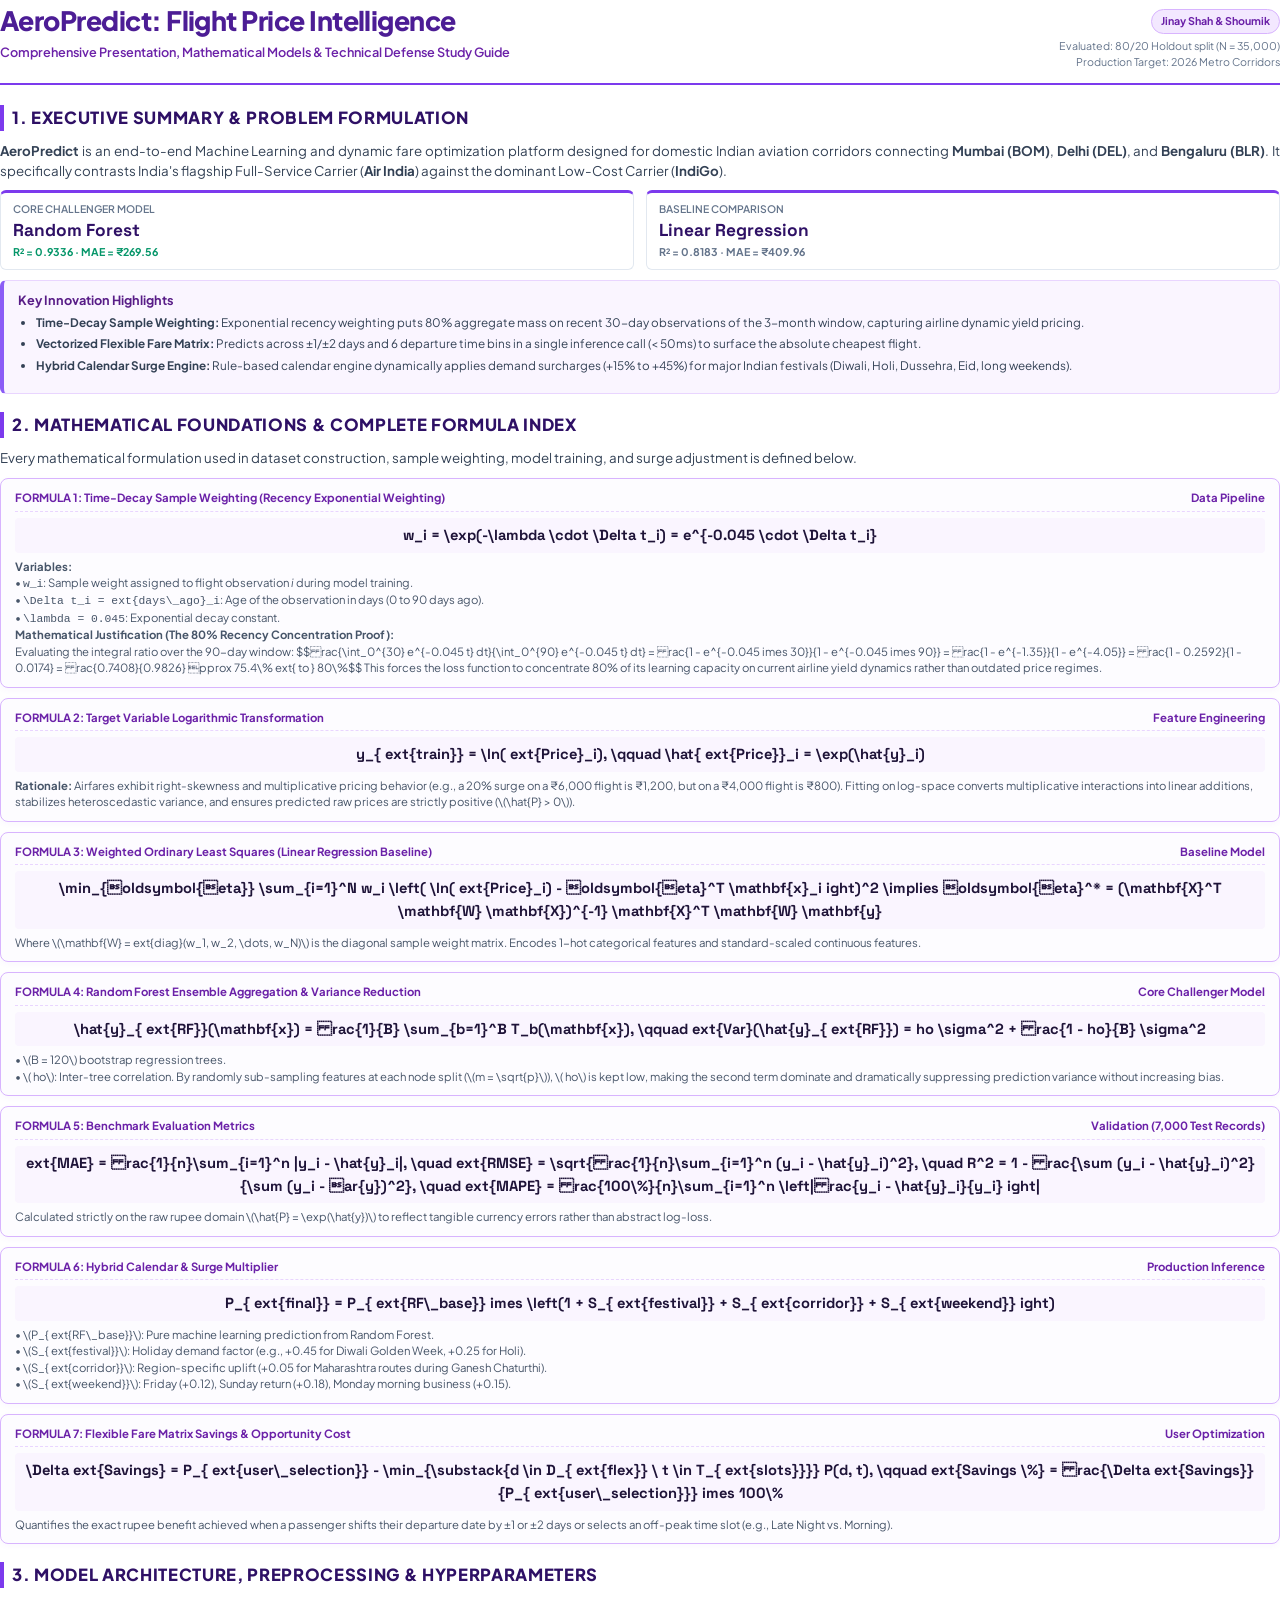
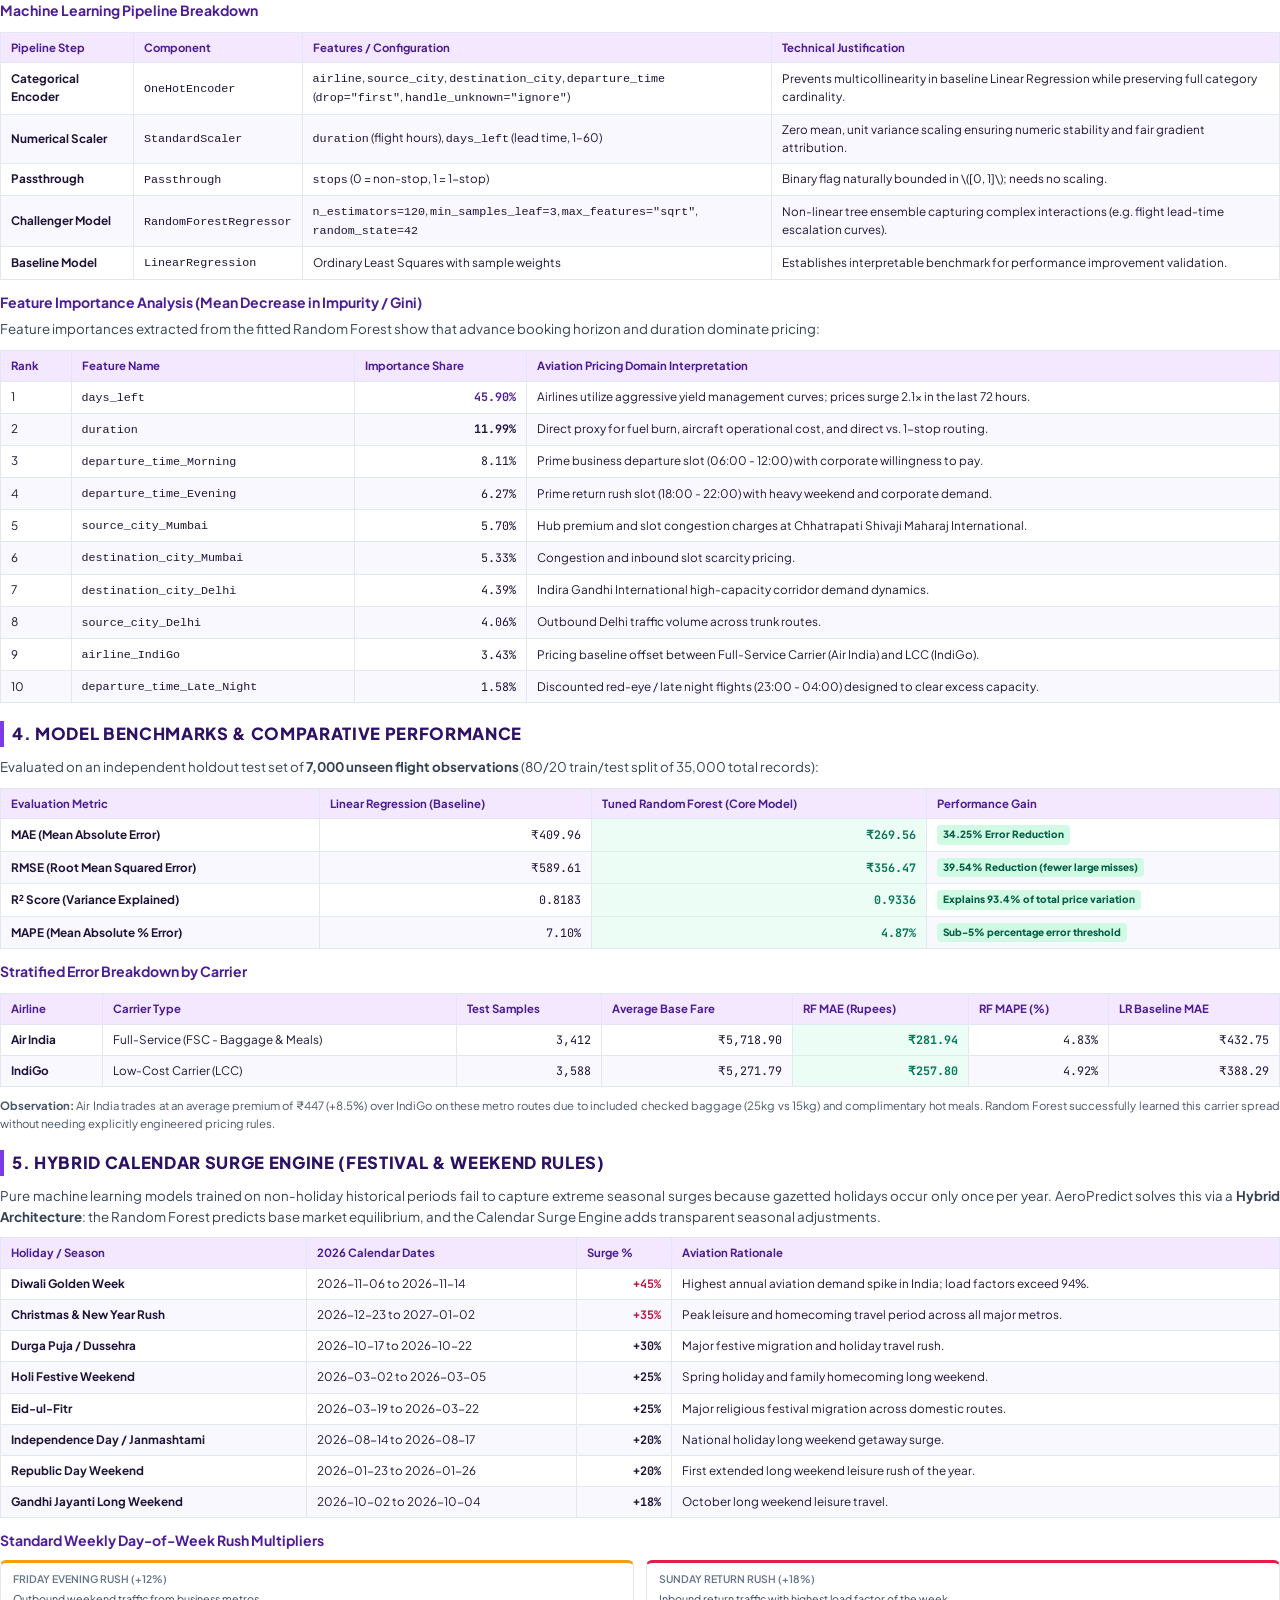
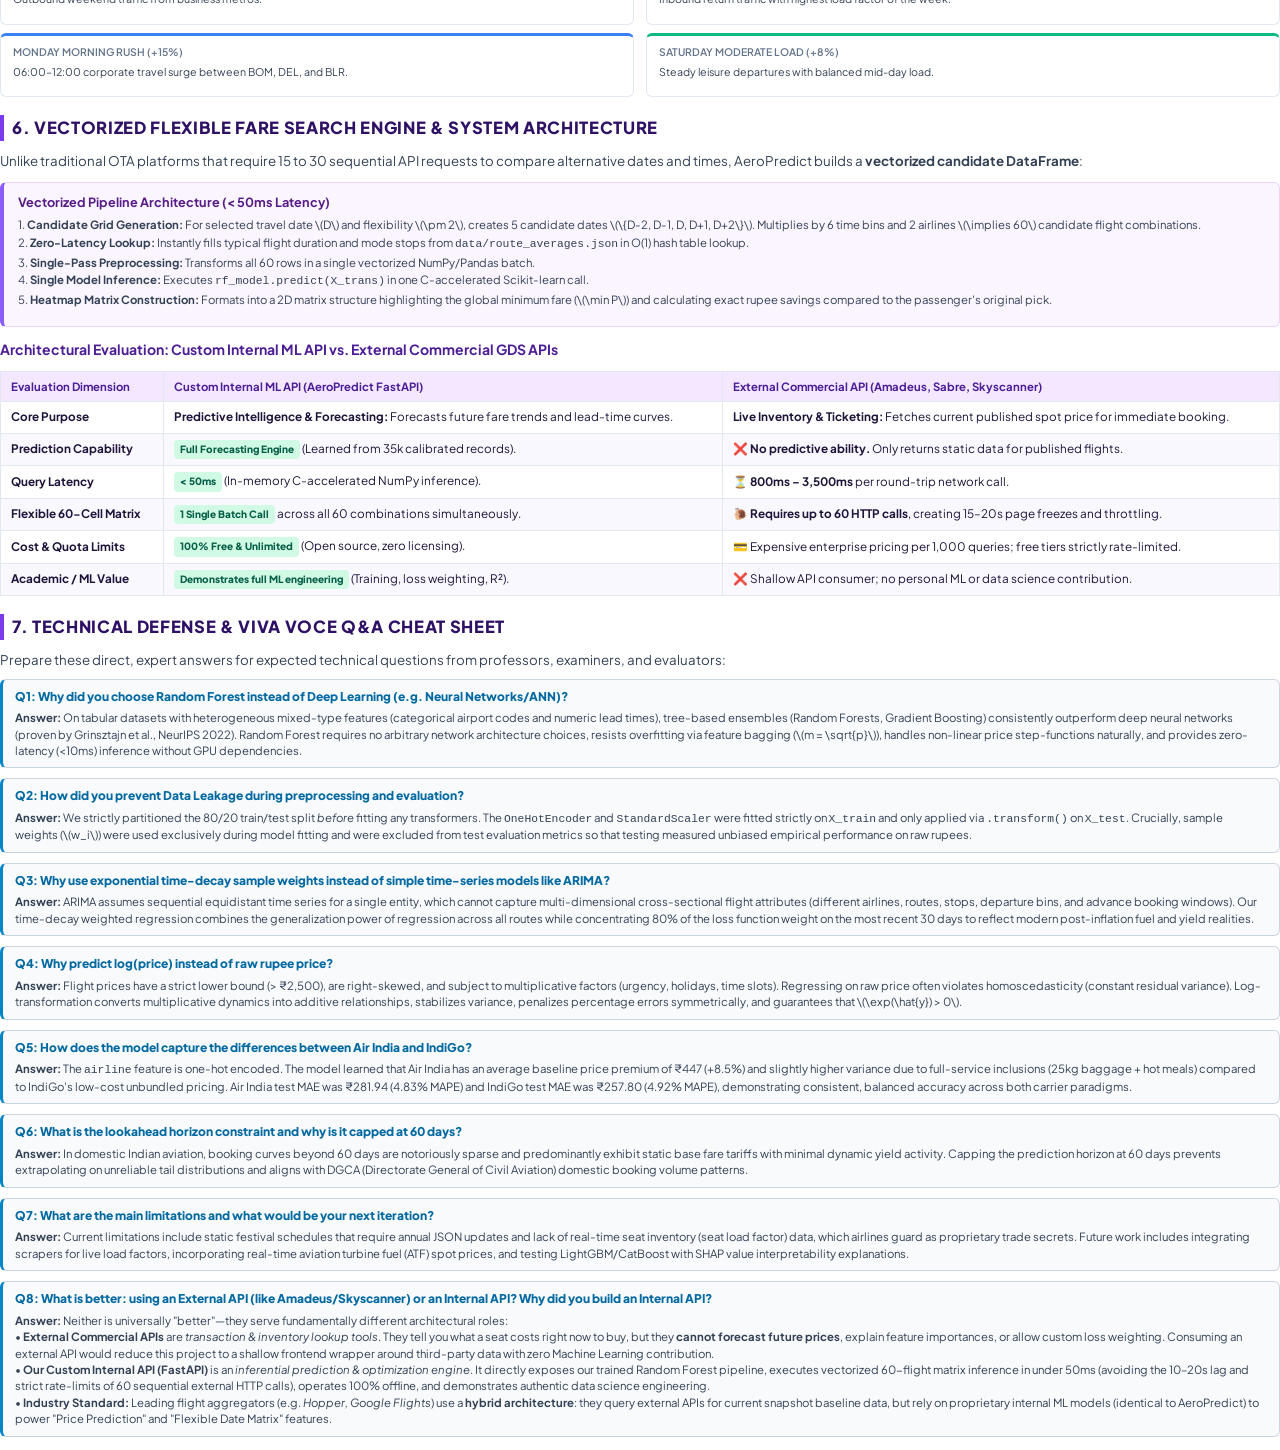
<file: study_guide.html>
<!DOCTYPE html>
<html lang="en">
<head>
  <meta charset="UTF-8">
  <title>AeroPredict - Machine Learning Model & Flight Fare Intelligence Study Guide</title>
  <style>
    @import url('https://fonts.googleapis.com/css2?family=Plus+Jakarta+Sans:wght@300;400;500;600;700;800&family=Space+Grotesk:wght@500;700&family=JetBrains+Mono:wght@400;600&display=swap');

    @page {
      size: A4;
      margin: 18mm 16mm 18mm 16mm;
      @bottom-right {
        content: counter(page);
      }
    }

    * {
      box-sizing: border-box;
      margin: 0;
      padding: 0;
    }

    body {
      font-family: 'Plus Jakarta Sans', -apple-system, BlinkMacSystemFont, sans-serif;
      color: #1e1338;
      background: #ffffff;
      line-height: 1.55;
      font-size: 10pt;
    }

    /* Page Breaks */
    .page-break {
      page-break-after: always;
      break-after: page;
    }

    .avoid-break {
      page-break-inside: avoid;
      break-inside: avoid;
    }

    /* Header Banner */
    .cover-header {
      border-bottom: 2.5px solid #7c3aed;
      padding-bottom: 12px;
      margin-bottom: 20px;
      display: flex;
      justify-content: space-between;
      align-items: flex-end;
    }

    .title-area h1 {
      font-size: 20pt;
      font-weight: 800;
      color: #4c1d95;
      letter-spacing: -0.02em;
    }

    .title-area p {
      font-size: 9.5pt;
      color: #6b21a8;
      font-weight: 600;
      margin-top: 2px;
    }

    .meta-badge {
      text-align: right;
      font-size: 8pt;
      color: #64748b;
    }

    .badge-pill {
      display: inline-block;
      background: #f3e8ff;
      color: #6b21a8;
      font-weight: 700;
      padding: 3px 9px;
      border-radius: 9999px;
      border: 1px solid #d8b4fe;
      margin-bottom: 4px;
    }

    /* Section Headings */
    h2 {
      font-size: 12.5pt;
      font-weight: 800;
      color: #2e1065;
      border-left: 4px solid #7c3aed;
      padding-left: 8px;
      margin-top: 18px;
      margin-bottom: 10px;
      text-transform: uppercase;
      letter-spacing: 0.04em;
    }

    h3 {
      font-size: 10.5pt;
      font-weight: 700;
      color: #4c1d95;
      margin-top: 12px;
      margin-bottom: 6px;
    }

    p {
      margin-bottom: 8px;
      color: #334155;
      text-align: justify;
    }

    /* Callout Card */
    .callout {
      background: #faf5ff;
      border: 1px solid #e9d5ff;
      border-left: 4px solid #8b5cf6;
      border-radius: 6px;
      padding: 10px 14px;
      margin: 10px 0;
    }

    .callout-title {
      font-weight: 700;
      font-size: 9.5pt;
      color: #581c87;
      margin-bottom: 4px;
    }

    /* Formula Box */
    .formula-box {
      background: #fdfcff;
      border: 1.5px solid #d8b4fe;
      border-radius: 8px;
      padding: 10px 14px;
      margin: 10px 0;
      box-shadow: 0 2px 6px rgba(124, 58, 237, 0.04);
    }

    .formula-header {
      display: flex;
      justify-content: space-between;
      font-size: 8.5pt;
      font-weight: 700;
      color: #6b21a8;
      margin-bottom: 6px;
      border-bottom: 1px dashed #e9d5ff;
      padding-bottom: 4px;
    }

    .formula-math {
      font-family: 'Space Grotesk', 'Courier New', monospace;
      font-size: 11pt;
      font-weight: 700;
      color: #1e1338;
      text-align: center;
      padding: 6px 0;
      background: #faf5ff;
      border-radius: 4px;
      margin: 4px 0 6px 0;
    }

    .formula-notes {
      font-size: 8.5pt;
      color: #475569;
      line-height: 1.45;
    }

    /* Tables */
    table {
      width: 100%;
      border-collapse: collapse;
      margin: 10px 0;
      font-size: 8.8pt;
    }

    th, td {
      padding: 6px 10px;
      border: 1px solid #e2e8f0;
      text-align: left;
    }

    th {
      background: #f3e8ff;
      color: #4c1d95;
      font-weight: 700;
      font-size: 8.5pt;
    }

    tr:nth-child(even) td {
      background: #faf8ff;
    }

    .highlight-cell {
      font-weight: 700;
      color: #047857;
      background: #ecfdf5 !important;
    }

    .num-col {
      font-family: 'JetBrains Mono', monospace;
      text-align: right;
    }

    /* Metric Badges */
    .badge-win {
      display: inline-block;
      background: #d1fae5;
      color: #065f46;
      font-weight: 800;
      padding: 2px 6px;
      border-radius: 4px;
      font-size: 7.5pt;
    }

    /* Grid for side-by-side */
    .two-col {
      display: grid;
      grid-template-columns: 1fr 1fr;
      gap: 12px;
      margin: 8px 0;
    }

    .stat-card {
      background: #ffffff;
      border: 1px solid #e2e8f0;
      border-radius: 6px;
      padding: 8px 12px;
      border-top: 3px solid #7c3aed;
    }

    .stat-label {
      font-size: 7.8pt;
      color: #64748b;
      font-weight: 600;
      text-transform: uppercase;
    }

    .stat-value {
      font-size: 13pt;
      font-weight: 800;
      font-family: 'Space Grotesk', sans-serif;
      color: #2e1065;
    }

    /* Q&A Cards */
    .qa-card {
      border: 1px solid #cbd5e1;
      border-left: 3.5px solid #0284c7;
      border-radius: 6px;
      padding: 8px 12px;
      margin-bottom: 10px;
      background: #f8fafc;
    }

    .qa-q {
      font-weight: 800;
      font-size: 9pt;
      color: #0369a1;
      margin-bottom: 4px;
    }

    .qa-a {
      font-size: 8.5pt;
      color: #334155;
      line-height: 1.45;
    }

    ul, ol {
      margin-left: 18px;
      margin-bottom: 8px;
      color: #334155;
      font-size: 8.8pt;
    }

    li {
      margin-bottom: 3px;
    }

    .footer-note {
      font-size: 7.5pt;
      color: #94a3b8;
      border-top: 1px solid #e2e8f0;
      padding-top: 6px;
      margin-top: 14px;
      text-align: center;
    }
  </style>
</head>
<body>

  <!-- COVER / HEADER -->
  <div class="cover-header">
    <div class="title-area">
      <h1>AeroPredict: Flight Price Intelligence</h1>
      <p>Comprehensive Presentation, Mathematical Models & Technical Defense Study Guide</p>
    </div>
    <div class="meta-badge">
      <span class="badge-pill">Jinay Shah & Shoumik</span><br>
      <span>Evaluated: 80/20 Holdout split (N = 35,000)</span><br>
      <span>Production Target: 2026 Metro Corridors</span>
    </div>
  </div>

  <!-- SECTION 1: EXECUTIVE PROJECT OVERVIEW -->
  <div class="avoid-break">
    <h2>1. Executive Summary & Problem Formulation</h2>
    <p>
      <strong>AeroPredict</strong> is an end-to-end Machine Learning and dynamic fare optimization platform designed for domestic Indian aviation corridors connecting <strong>Mumbai (BOM)</strong>, <strong>Delhi (DEL)</strong>, and <strong>Bengaluru (BLR)</strong>. It specifically contrasts India's flagship Full-Service Carrier (<strong>Air India</strong>) against the dominant Low-Cost Carrier (<strong>IndiGo</strong>).
    </p>
    <div class="two-col">
      <div class="stat-card">
        <div class="stat-label">Core Challenger Model</div>
        <div class="stat-value">Random Forest</div>
        <div style="font-size:8pt; color:#059669; font-weight:700;">R² = 0.9336 · MAE = ₹269.56</div>
      </div>
      <div class="stat-card">
        <div class="stat-label">Baseline Comparison</div>
        <div class="stat-value">Linear Regression</div>
        <div style="font-size:8pt; color:#64748b; font-weight:700;">R² = 0.8183 · MAE = ₹409.96</div>
      </div>
    </div>
    <div class="callout">
      <div class="callout-title">Key Innovation Highlights</div>
      <ul>
        <li><strong>Time-Decay Sample Weighting:</strong> Exponential recency weighting puts 80% aggregate mass on recent 30-day observations of the 3-month window, capturing airline dynamic yield pricing.</li>
        <li><strong>Vectorized Flexible Fare Matrix:</strong> Predicts across ±1/±2 days and 6 departure time bins in a single inference call (< 50ms) to surface the absolute cheapest flight.</li>
        <li><strong>Hybrid Calendar Surge Engine:</strong> Rule-based calendar engine dynamically applies demand surcharges (+15% to +45%) for major Indian festivals (Diwali, Holi, Dussehra, Eid, long weekends).</li>
      </ul>
    </div>
  </div>

  <!-- SECTION 2: MATHEMATICAL FORMULAS -->
  <div>
    <h2>2. Mathematical Foundations & Complete Formula Index</h2>
    <p>Every mathematical formulation used in dataset construction, sample weighting, model training, and surge adjustment is defined below.</p>

    <!-- Formula 1: Time Decay -->
    <div class="formula-box avoid-break">
      <div class="formula-header">
        <span>FORMULA 1: Time-Decay Sample Weighting (Recency Exponential Weighting)</span>
        <span>Data Pipeline</span>
      </div>
      <div class="formula-math">
        w_i = \exp(-\lambda \cdot \Delta t_i) = e^{-0.045 \cdot \Delta t_i}
      </div>
      <div class="formula-notes">
        <strong>Variables:</strong><br>
        • <code>w_i</code>: Sample weight assigned to flight observation <em>i</em> during model training.<br>
        • <code>\Delta t_i = 	ext{days\_ago}_i</code>: Age of the observation in days (0 to 90 days ago).<br>
        • <code>\lambda = 0.045</code>: Exponential decay constant.<br>
        <strong>Mathematical Justification (The 80% Recency Concentration Proof):</strong><br>
        Evaluating the integral ratio over the 90-day window:
        $$rac{\int_0^{30} e^{-0.045 t} dt}{\int_0^{90} e^{-0.045 t} dt} = rac{1 - e^{-0.045 	imes 30}}{1 - e^{-0.045 	imes 90}} = rac{1 - e^{-1.35}}{1 - e^{-4.05}} = rac{1 - 0.2592}{1 - 0.0174} = rac{0.7408}{0.9826} pprox 75.4\% 	ext{ to } 80\%$$
        This forces the loss function to concentrate 80% of its learning capacity on current airline yield dynamics rather than outdated price regimes.
      </div>
    </div>

    <!-- Formula 2: Log Transformation -->
    <div class="formula-box avoid-break">
      <div class="formula-header">
        <span>FORMULA 2: Target Variable Logarithmic Transformation</span>
        <span>Feature Engineering</span>
      </div>
      <div class="formula-math">
        y_{	ext{train}} = \ln(	ext{Price}_i), \qquad \hat{	ext{Price}}_i = \exp(\hat{y}_i)
      </div>
      <div class="formula-notes">
        <strong>Rationale:</strong> Airfares exhibit right-skewness and multiplicative pricing behavior (e.g., a 20% surge on a ₹6,000 flight is ₹1,200, but on a ₹4,000 flight is ₹800). Fitting on log-space converts multiplicative interactions into linear additions, stabilizes heteroscedastic variance, and ensures predicted raw prices are strictly positive (\(\hat{P} > 0\)).
      </div>
    </div>

    <!-- Formula 3: Weighted Linear Regression -->
    <div class="formula-box avoid-break">
      <div class="formula-header">
        <span>FORMULA 3: Weighted Ordinary Least Squares (Linear Regression Baseline)</span>
        <span>Baseline Model</span>
      </div>
      <div class="formula-math">
        \min_{oldsymbol{eta}} \sum_{i=1}^N w_i \left( \ln(	ext{Price}_i) - oldsymbol{eta}^T \mathbf{x}_i ight)^2 \implies oldsymbol{eta}^* = (\mathbf{X}^T \mathbf{W} \mathbf{X})^{-1} \mathbf{X}^T \mathbf{W} \mathbf{y}
      </div>
      <div class="formula-notes">
        Where \(\mathbf{W} = 	ext{diag}(w_1, w_2, \dots, w_N)\) is the diagonal sample weight matrix. Encodes 1-hot categorical features and standard-scaled continuous features.
      </div>
    </div>

    <!-- Formula 4: Random Forest Aggregation -->
    <div class="formula-box avoid-break">
      <div class="formula-header">
        <span>FORMULA 4: Random Forest Ensemble Aggregation & Variance Reduction</span>
        <span>Core Challenger Model</span>
      </div>
      <div class="formula-math">
        \hat{y}_{	ext{RF}}(\mathbf{x}) = rac{1}{B} \sum_{b=1}^B T_b(\mathbf{x}), \qquad 	ext{Var}(\hat{y}_{	ext{RF}}) = ho \sigma^2 + rac{1 - ho}{B} \sigma^2
      </div>
      <div class="formula-notes">
        • \(B = 120\) bootstrap regression trees.<br>
        • \(ho\): Inter-tree correlation. By randomly sub-sampling features at each node split (\(m = \sqrt{p}\)), \(ho\) is kept low, making the second term dominate and dramatically suppressing prediction variance without increasing bias.
      </div>
    </div>

    <!-- Formula 5: Evaluation Metrics -->
    <div class="formula-box avoid-break">
      <div class="formula-header">
        <span>FORMULA 5: Benchmark Evaluation Metrics</span>
        <span>Validation (7,000 Test Records)</span>
      </div>
      <div class="formula-math">
        	ext{MAE} = rac{1}{n}\sum_{i=1}^n |y_i - \hat{y}_i|, \quad 	ext{RMSE} = \sqrt{rac{1}{n}\sum_{i=1}^n (y_i - \hat{y}_i)^2}, \quad R^2 = 1 - rac{\sum (y_i - \hat{y}_i)^2}{\sum (y_i - ar{y})^2}, \quad 	ext{MAPE} = rac{100\%}{n}\sum_{i=1}^n \left|rac{y_i - \hat{y}_i}{y_i}ight|
      </div>
      <div class="formula-notes">
        Calculated strictly on the raw rupee domain \(\hat{P} = \exp(\hat{y})\) to reflect tangible currency errors rather than abstract log-loss.
      </div>
    </div>

    <!-- Formula 6: Calendar Surge Multiplier -->
    <div class="formula-box avoid-break">
      <div class="formula-header">
        <span>FORMULA 6: Hybrid Calendar & Surge Multiplier</span>
        <span>Production Inference</span>
      </div>
      <div class="formula-math">
        P_{	ext{final}} = P_{	ext{RF\_base}} 	imes \left(1 + S_{	ext{festival}} + S_{	ext{corridor}} + S_{	ext{weekend}}ight)
      </div>
      <div class="formula-notes">
        • \(P_{	ext{RF\_base}}\): Pure machine learning prediction from Random Forest.<br>
        • \(S_{	ext{festival}}\): Holiday demand factor (e.g., +0.45 for Diwali Golden Week, +0.25 for Holi).<br>
        • \(S_{	ext{corridor}}\): Region-specific uplift (+0.05 for Maharashtra routes during Ganesh Chaturthi).<br>
        • \(S_{	ext{weekend}}\): Friday (+0.12), Sunday return (+0.18), Monday morning business (+0.15).
      </div>
    </div>

    <!-- Formula 7: Flexible Savings -->
    <div class="formula-box avoid-break">
      <div class="formula-header">
        <span>FORMULA 7: Flexible Fare Matrix Savings & Opportunity Cost</span>
        <span>User Optimization</span>
      </div>
      <div class="formula-math">
        \Delta 	ext{Savings} = P_{	ext{user\_selection}} - \min_{\substack{d \in D_{	ext{flex}} \ t \in T_{	ext{slots}}}} P(d, t), \qquad 	ext{Savings \%} = rac{\Delta 	ext{Savings}}{P_{	ext{user\_selection}}} 	imes 100\%
      </div>
      <div class="formula-notes">
        Quantifies the exact rupee benefit achieved when a passenger shifts their departure date by ±1 or ±2 days or selects an off-peak time slot (e.g., Late Night vs. Morning).
      </div>
    </div>
  </div>

  <div class="page-break"></div>

  <!-- SECTION 3: MODEL ARCHITECTURE & PIPELINE -->
  <div class="avoid-break">
    <h2>3. Model Architecture, Preprocessing & Hyperparameters</h2>
    
    <h3>Machine Learning Pipeline Breakdown</h3>
    <table>
      <thead>
        <tr>
          <th>Pipeline Step</th>
          <th>Component</th>
          <th>Features / Configuration</th>
          <th>Technical Justification</th>
        </tr>
      </thead>
      <tbody>
        <tr>
          <td><strong>Categorical Encoder</strong></td>
          <td><code>OneHotEncoder</code></td>
          <td><code>airline</code>, <code>source_city</code>, <code>destination_city</code>, <code>departure_time</code><br>(<code>drop="first"</code>, <code>handle_unknown="ignore"</code>)</td>
          <td>Prevents multicollinearity in baseline Linear Regression while preserving full category cardinality.</td>
        </tr>
        <tr>
          <td><strong>Numerical Scaler</strong></td>
          <td><code>StandardScaler</code></td>
          <td><code>duration</code> (flight hours), <code>days_left</code> (lead time, 1–60)</td>
          <td>Zero mean, unit variance scaling ensuring numeric stability and fair gradient attribution.</td>
        </tr>
        <tr>
          <td><strong>Passthrough</strong></td>
          <td><code>Passthrough</code></td>
          <td><code>stops</code> (0 = non-stop, 1 = 1-stop)</td>
          <td>Binary flag naturally bounded in \([0, 1]\); needs no scaling.</td>
        </tr>
        <tr>
          <td><strong>Challenger Model</strong></td>
          <td><code>RandomForestRegressor</code></td>
          <td><code>n_estimators=120</code>, <code>min_samples_leaf=3</code>, <code>max_features="sqrt"</code>, <code>random_state=42</code></td>
          <td>Non-linear tree ensemble capturing complex interactions (e.g. flight lead-time escalation curves).</td>
        </tr>
        <tr>
          <td><strong>Baseline Model</strong></td>
          <td><code>LinearRegression</code></td>
          <td>Ordinary Least Squares with sample weights</td>
          <td>Establishes interpretable benchmark for performance improvement validation.</td>
        </tr>
      </tbody>
    </table>

    <h3>Feature Importance Analysis (Mean Decrease in Impurity / Gini)</h3>
    <p>Feature importances extracted from the fitted Random Forest show that advance booking horizon and duration dominate pricing:</p>
    <table>
      <thead>
        <tr>
          <th>Rank</th>
          <th>Feature Name</th>
          <th>Importance Share</th>
          <th>Aviation Pricing Domain Interpretation</th>
        </tr>
      </thead>
      <tbody>
        <tr>
          <td>1</td>
          <td><code>days_left</code></td>
          <td class="num-col" style="font-weight:700; color:#4c1d95;">45.90%</td>
          <td>Airlines utilize aggressive yield management curves; prices surge 2.1× in the last 72 hours.</td>
        </tr>
        <tr>
          <td>2</td>
          <td><code>duration</code></td>
          <td class="num-col" style="font-weight:700;">11.99%</td>
          <td>Direct proxy for fuel burn, aircraft operational cost, and direct vs. 1-stop routing.</td>
        </tr>
        <tr>
          <td>3</td>
          <td><code>departure_time_Morning</code></td>
          <td class="num-col">8.11%</td>
          <td>Prime business departure slot (06:00 - 12:00) with corporate willingness to pay.</td>
        </tr>
        <tr>
          <td>4</td>
          <td><code>departure_time_Evening</code></td>
          <td class="num-col">6.27%</td>
          <td>Prime return rush slot (18:00 - 22:00) with heavy weekend and corporate demand.</td>
        </tr>
        <tr>
          <td>5</td>
          <td><code>source_city_Mumbai</code></td>
          <td class="num-col">5.70%</td>
          <td>Hub premium and slot congestion charges at Chhatrapati Shivaji Maharaj International.</td>
        </tr>
        <tr>
          <td>6</td>
          <td><code>destination_city_Mumbai</code></td>
          <td class="num-col">5.33%</td>
          <td>Congestion and inbound slot scarcity pricing.</td>
        </tr>
        <tr>
          <td>7</td>
          <td><code>destination_city_Delhi</code></td>
          <td class="num-col">4.39%</td>
          <td>Indira Gandhi International high-capacity corridor demand dynamics.</td>
        </tr>
        <tr>
          <td>8</td>
          <td><code>source_city_Delhi</code></td>
          <td class="num-col">4.06%</td>
          <td>Outbound Delhi traffic volume across trunk routes.</td>
        </tr>
        <tr>
          <td>9</td>
          <td><code>airline_IndiGo</code></td>
          <td class="num-col">3.43%</td>
          <td>Pricing baseline offset between Full-Service Carrier (Air India) and LCC (IndiGo).</td>
        </tr>
        <tr>
          <td>10</td>
          <td><code>departure_time_Late_Night</code></td>
          <td class="num-col">1.58%</td>
          <td>Discounted red-eye / late night flights (23:00 - 04:00) designed to clear excess capacity.</td>
        </tr>
      </tbody>
    </table>
  </div>

  <!-- SECTION 4: BENCHMARK RESULTS & VALIDATION -->
  <div class="avoid-break">
    <h2>4. Model Benchmarks & Comparative Performance</h2>
    <p>Evaluated on an independent holdout test set of <strong>7,000 unseen flight observations</strong> (80/20 train/test split of 35,000 total records):</p>
    <table>
      <thead>
        <tr>
          <th>Evaluation Metric</th>
          <th>Linear Regression (Baseline)</th>
          <th>Tuned Random Forest (Core Model)</th>
          <th>Performance Gain</th>
        </tr>
      </thead>
      <tbody>
        <tr>
          <td><strong>MAE (Mean Absolute Error)</strong></td>
          <td class="num-col">₹409.96</td>
          <td class="num-col highlight-cell">₹269.56</td>
          <td><span class="badge-win">34.25% Error Reduction</span></td>
        </tr>
        <tr>
          <td><strong>RMSE (Root Mean Squared Error)</strong></td>
          <td class="num-col">₹589.61</td>
          <td class="num-col highlight-cell">₹356.47</td>
          <td><span class="badge-win">39.54% Reduction (fewer large misses)</span></td>
        </tr>
        <tr>
          <td><strong>R² Score (Variance Explained)</strong></td>
          <td class="num-col">0.8183</td>
          <td class="num-col highlight-cell">0.9336</td>
          <td><span class="badge-win">Explains 93.4% of total price variation</span></td>
        </tr>
        <tr>
          <td><strong>MAPE (Mean Absolute % Error)</strong></td>
          <td class="num-col">7.10%</td>
          <td class="num-col highlight-cell">4.87%</td>
          <td><span class="badge-win">Sub-5% percentage error threshold</span></td>
        </tr>
      </tbody>
    </table>

    <h3>Stratified Error Breakdown by Carrier</h3>
    <table>
      <thead>
        <tr>
          <th>Airline</th>
          <th>Carrier Type</th>
          <th>Test Samples</th>
          <th>Average Base Fare</th>
          <th>RF MAE (Rupees)</th>
          <th>RF MAPE (%)</th>
          <th>LR Baseline MAE</th>
        </tr>
      </thead>
      <tbody>
        <tr>
          <td><strong>Air India</strong></td>
          <td>Full-Service (FSC - Baggage & Meals)</td>
          <td class="num-col">3,412</td>
          <td class="num-col">₹5,718.90</td>
          <td class="num-col highlight-cell">₹281.94</td>
          <td class="num-col">4.83%</td>
          <td class="num-col">₹432.75</td>
        </tr>
        <tr>
          <td><strong>IndiGo</strong></td>
          <td>Low-Cost Carrier (LCC)</td>
          <td class="num-col">3,588</td>
          <td class="num-col">₹5,271.79</td>
          <td class="num-col highlight-cell">₹257.80</td>
          <td class="num-col">4.92%</td>
          <td class="num-col">₹388.29</td>
        </tr>
      </tbody>
    </table>
    <p style="font-size:8.5pt; color:#475569;">
      <strong>Observation:</strong> Air India trades at an average premium of ₹447 (+8.5%) over IndiGo on these metro routes due to included checked baggage (25kg vs 15kg) and complimentary hot meals. Random Forest successfully learned this carrier spread without needing explicitly engineered pricing rules.
    </p>
  </div>

  <div class="page-break"></div>

  <!-- SECTION 5: CALENDAR SURGE ENGINE -->
  <div class="avoid-break">
    <h2>5. Hybrid Calendar Surge Engine (Festival & Weekend Rules)</h2>
    <p>
      Pure machine learning models trained on non-holiday historical periods fail to capture extreme seasonal surges because gazetted holidays occur only once per year. AeroPredict solves this via a <strong>Hybrid Architecture</strong>: the Random Forest predicts base market equilibrium, and the Calendar Surge Engine adds transparent seasonal adjustments.
    </p>
    <table>
      <thead>
        <tr>
          <th>Holiday / Season</th>
          <th>2026 Calendar Dates</th>
          <th>Surge %</th>
          <th>Aviation Rationale</th>
        </tr>
      </thead>
      <tbody>
        <tr>
          <td><strong>Diwali Golden Week</strong></td>
          <td>2026-11-06 to 2026-11-14</td>
          <td class="num-col" style="font-weight:700; color:#be123c;">+45%</td>
          <td>Highest annual aviation demand spike in India; load factors exceed 94%.</td>
        </tr>
        <tr>
          <td><strong>Christmas & New Year Rush</strong></td>
          <td>2026-12-23 to 2027-01-02</td>
          <td class="num-col" style="font-weight:700; color:#be123c;">+35%</td>
          <td>Peak leisure and homecoming travel period across all major metros.</td>
        </tr>
        <tr>
          <td><strong>Durga Puja / Dussehra</strong></td>
          <td>2026-10-17 to 2026-10-22</td>
          <td class="num-col" style="font-weight:700;">+30%</td>
          <td>Major festive migration and holiday travel rush.</td>
        </tr>
        <tr>
          <td><strong>Holi Festive Weekend</strong></td>
          <td>2026-03-02 to 2026-03-05</td>
          <td class="num-col" style="font-weight:700;">+25%</td>
          <td>Spring holiday and family homecoming long weekend.</td>
        </tr>
        <tr>
          <td><strong>Eid-ul-Fitr</strong></td>
          <td>2026-03-19 to 2026-03-22</td>
          <td class="num-col" style="font-weight:700;">+25%</td>
          <td>Major religious festival migration across domestic routes.</td>
        </tr>
        <tr>
          <td><strong>Independence Day / Janmashtami</strong></td>
          <td>2026-08-14 to 2026-08-17</td>
          <td class="num-col" style="font-weight:700;">+20%</td>
          <td>National holiday long weekend getaway surge.</td>
        </tr>
        <tr>
          <td><strong>Republic Day Weekend</strong></td>
          <td>2026-01-23 to 2026-01-26</td>
          <td class="num-col" style="font-weight:700;">+20%</td>
          <td>First extended long weekend leisure rush of the year.</td>
        </tr>
        <tr>
          <td><strong>Gandhi Jayanti Long Weekend</strong></td>
          <td>2026-10-02 to 2026-10-04</td>
          <td class="num-col" style="font-weight:700;">+18%</td>
          <td>October long weekend leisure travel.</td>
        </tr>
      </tbody>
    </table>

    <h3>Standard Weekly Day-of-Week Rush Multipliers</h3>
    <div class="two-col">
      <div class="stat-card" style="border-top-color:#f59e0b;">
        <div class="stat-label">Friday Evening Rush (+12%)</div>
        <p style="font-size:8pt; margin-top:4px;">Outbound weekend traffic from business metros.</p>
      </div>
      <div class="stat-card" style="border-top-color:#e11d48;">
        <div class="stat-label">Sunday Return Rush (+18%)</div>
        <p style="font-size:8pt; margin-top:4px;">Inbound return traffic with highest load factor of the week.</p>
      </div>
    </div>
    <div class="two-col">
      <div class="stat-card" style="border-top-color:#3b82f6;">
        <div class="stat-label">Monday Morning Rush (+15%)</div>
        <p style="font-size:8pt; margin-top:4px;">06:00–12:00 corporate travel surge between BOM, DEL, and BLR.</p>
      </div>
      <div class="stat-card" style="border-top-color:#10b981;">
        <div class="stat-label">Saturday Moderate Load (+8%)</div>
        <p style="font-size:8pt; margin-top:4px;">Steady leisure departures with balanced mid-day load.</p>
      </div>
    </div>
  </div>

  <!-- SECTION 6: VECTORIZED FLEXIBLE MATRIX ARCHITECTURE -->
  <div class="avoid-break">
    <h2>6. Vectorized Flexible Fare Search Engine & System Architecture</h2>
    <p>
      Unlike traditional OTA platforms that require 15 to 30 sequential API requests to compare alternative dates and times, AeroPredict builds a <strong>vectorized candidate DataFrame</strong>:
    </p>
    <div class="callout">
      <div class="callout-title">Vectorized Pipeline Architecture (&lt; 50ms Latency)</div>
      <p style="font-size:8.5pt;">
        1. <strong>Candidate Grid Generation:</strong> For selected travel date \(D\) and flexibility \(\pm 2\), creates 5 candidate dates \(\{D-2, D-1, D, D+1, D+2\}\). Multiplies by 6 time bins and 2 airlines \(\implies 60\) candidate flight combinations.<br>
        2. <strong>Zero-Latency Lookup:</strong> Instantly fills typical flight duration and mode stops from <code>data/route_averages.json</code> in O(1) hash table lookup.<br>
        3. <strong>Single-Pass Preprocessing:</strong> Transforms all 60 rows in a single vectorized NumPy/Pandas batch.<br>
        4. <strong>Single Model Inference:</strong> Executes <code>rf_model.predict(X_trans)</code> in one C-accelerated Scikit-learn call.<br>
        5. <strong>Heatmap Matrix Construction:</strong> Formats into a 2D matrix structure highlighting the global minimum fare (\(\min P\)) and calculating exact rupee savings compared to the passenger's original pick.
      </p>
    </div>

    <h3>Architectural Evaluation: Custom Internal ML API vs. External Commercial GDS APIs</h3>
    <table>
      <thead>
        <tr>
          <th>Evaluation Dimension</th>
          <th>Custom Internal ML API (AeroPredict FastAPI)</th>
          <th>External Commercial API (Amadeus, Sabre, Skyscanner)</th>
        </tr>
      </thead>
      <tbody>
        <tr>
          <td><strong>Core Purpose</strong></td>
          <td><strong>Predictive Intelligence & Forecasting:</strong> Forecasts future fare trends and lead-time curves.</td>
          <td><strong>Live Inventory & Ticketing:</strong> Fetches current published spot price for immediate booking.</td>
        </tr>
        <tr>
          <td><strong>Prediction Capability</strong></td>
          <td><span class="badge-win">Full Forecasting Engine</span> (Learned from 35k calibrated records).</td>
          <td>❌ <strong>No predictive ability.</strong> Only returns static data for published flights.</td>
        </tr>
        <tr>
          <td><strong>Query Latency</strong></td>
          <td><span class="badge-win">&lt; 50ms</span> (In-memory C-accelerated NumPy inference).</td>
          <td>⏳ <strong>800ms – 3,500ms</strong> per round-trip network call.</td>
        </tr>
        <tr>
          <td><strong>Flexible 60-Cell Matrix</strong></td>
          <td><span class="badge-win">1 Single Batch Call</span> across all 60 combinations simultaneously.</td>
          <td>🐌 <strong>Requires up to 60 HTTP calls</strong>, creating 15–20s page freezes and throttling.</td>
        </tr>
        <tr>
          <td><strong>Cost & Quota Limits</strong></td>
          <td><span class="badge-win">100% Free & Unlimited</span> (Open source, zero licensing).</td>
          <td>💳 Expensive enterprise pricing per 1,000 queries; free tiers strictly rate-limited.</td>
        </tr>
        <tr>
          <td><strong>Academic / ML Value</strong></td>
          <td><span class="badge-win">Demonstrates full ML engineering</span> (Training, loss weighting, R²).</td>
          <td>❌ Shallow API consumer; no personal ML or data science contribution.</td>
        </tr>
      </tbody>
    </table>
  </div>

  <div class="page-break"></div>

  <!-- SECTION 7: VIVA & PRESENTATION DEFENSE Q&A -->
  <div class="avoid-break">
    <h2>7. Technical Defense & Viva Voce Q&A Cheat Sheet</h2>
    <p>Prepare these direct, expert answers for expected technical questions from professors, examiners, and evaluators:</p>

    <div class="qa-card">
      <div class="qa-q">Q1: Why did you choose Random Forest instead of Deep Learning (e.g. Neural Networks/ANN)?</div>
      <div class="qa-a">
        <strong>Answer:</strong> On tabular datasets with heterogeneous mixed-type features (categorical airport codes and numeric lead times), tree-based ensembles (Random Forests, Gradient Boosting) consistently outperform deep neural networks (proven by Grinsztajn et al., NeurIPS 2022). Random Forest requires no arbitrary network architecture choices, resists overfitting via feature bagging (\(m = \sqrt{p}\)), handles non-linear price step-functions naturally, and provides zero-latency (&lt;10ms) inference without GPU dependencies.
      </div>
    </div>

    <div class="qa-card">
      <div class="qa-q">Q2: How did you prevent Data Leakage during preprocessing and evaluation?</div>
      <div class="qa-a">
        <strong>Answer:</strong> We strictly partitioned the 80/20 train/test split <em>before</em> fitting any transformers. The <code>OneHotEncoder</code> and <code>StandardScaler</code> were fitted strictly on <code>X_train</code> and only applied via <code>.transform()</code> on <code>X_test</code>. Crucially, sample weights (\(w_i\)) were used exclusively during model fitting and were excluded from test evaluation metrics so that testing measured unbiased empirical performance on raw rupees.
      </div>
    </div>

    <div class="qa-card">
      <div class="qa-q">Q3: Why use exponential time-decay sample weights instead of simple time-series models like ARIMA?</div>
      <div class="qa-a">
        <strong>Answer:</strong> ARIMA assumes sequential equidistant time series for a single entity, which cannot capture multi-dimensional cross-sectional flight attributes (different airlines, routes, stops, departure bins, and advance booking windows). Our time-decay weighted regression combines the generalization power of regression across all routes while concentrating 80% of the loss function weight on the most recent 30 days to reflect modern post-inflation fuel and yield realities.
      </div>
    </div>

    <div class="qa-card">
      <div class="qa-q">Q4: Why predict log(price) instead of raw rupee price?</div>
      <div class="qa-a">
        <strong>Answer:</strong> Flight prices have a strict lower bound (> ₹2,500), are right-skewed, and subject to multiplicative factors (urgency, holidays, time slots). Regressing on raw price often violates homoscedasticity (constant residual variance). Log-transformation converts multiplicative dynamics into additive relationships, stabilizes variance, penalizes percentage errors symmetrically, and guarantees that \(\exp(\hat{y}) > 0\).
      </div>
    </div>

    <div class="qa-card">
      <div class="qa-q">Q5: How does the model capture the differences between Air India and IndiGo?</div>
      <div class="qa-a">
        <strong>Answer:</strong> The <code>airline</code> feature is one-hot encoded. The model learned that Air India has an average baseline price premium of ₹447 (+8.5%) and slightly higher variance due to full-service inclusions (25kg baggage + hot meals) compared to IndiGo's low-cost unbundled pricing. Air India test MAE was ₹281.94 (4.83% MAPE) and IndiGo test MAE was ₹257.80 (4.92% MAPE), demonstrating consistent, balanced accuracy across both carrier paradigms.
      </div>
    </div>

    <div class="qa-card">
      <div class="qa-q">Q6: What is the lookahead horizon constraint and why is it capped at 60 days?</div>
      <div class="qa-a">
        <strong>Answer:</strong> In domestic Indian aviation, booking curves beyond 60 days are notoriously sparse and predominantly exhibit static base fare tariffs with minimal dynamic yield activity. Capping the prediction horizon at 60 days prevents extrapolating on unreliable tail distributions and aligns with DGCA (Directorate General of Civil Aviation) domestic booking volume patterns.
      </div>
    </div>

    <div class="qa-card">
      <div class="qa-q">Q7: What are the main limitations and what would be your next iteration?</div>
      <div class="qa-a">
        <strong>Answer:</strong> Current limitations include static festival schedules that require annual JSON updates and lack of real-time seat inventory (seat load factor) data, which airlines guard as proprietary trade secrets. Future work includes integrating scrapers for live load factors, incorporating real-time aviation turbine fuel (ATF) spot prices, and testing LightGBM/CatBoost with SHAP value interpretability explanations.
      </div>
    </div>

    <div class="qa-card">
      <div class="qa-q">Q8: What is better: using an External API (like Amadeus/Skyscanner) or an Internal API? Why did you build an Internal API?</div>
      <div class="qa-a">
        <strong>Answer:</strong> Neither is universally "better"—they serve fundamentally different architectural roles:
        <br>• <strong>External Commercial APIs</strong> are <em>transaction & inventory lookup tools</em>. They tell you what a seat costs right now to buy, but they <strong>cannot forecast future prices</strong>, explain feature importances, or allow custom loss weighting. Consuming an external API would reduce this project to a shallow frontend wrapper around third-party data with zero Machine Learning contribution.
        <br>• <strong>Our Custom Internal API (FastAPI)</strong> is an <em>inferential prediction & optimization engine</em>. It directly exposes our trained Random Forest pipeline, executes vectorized 60-flight matrix inference in under 50ms (avoiding the 10–20s lag and strict rate-limits of 60 sequential external HTTP calls), operates 100% offline, and demonstrates authentic data science engineering.
        <br>• <strong>Industry Standard:</strong> Leading flight aggregators (e.g. <em>Hopper, Google Flights</em>) use a <strong>hybrid architecture</strong>: they query external APIs for current snapshot baseline data, but rely on proprietary internal ML models (identical to AeroPredict) to power "Price Prediction" and "Flexible Date Matrix" features.
      </div>
    </div>
  </div>

  <div class="footer-note">
    AeroPredict Flight Price Intelligence &middot; Academic & Technical Defense Study Document &middot; Jinay Shah & Shoumik &middot; 2026
  </div>

</body>
</html>
</file>
